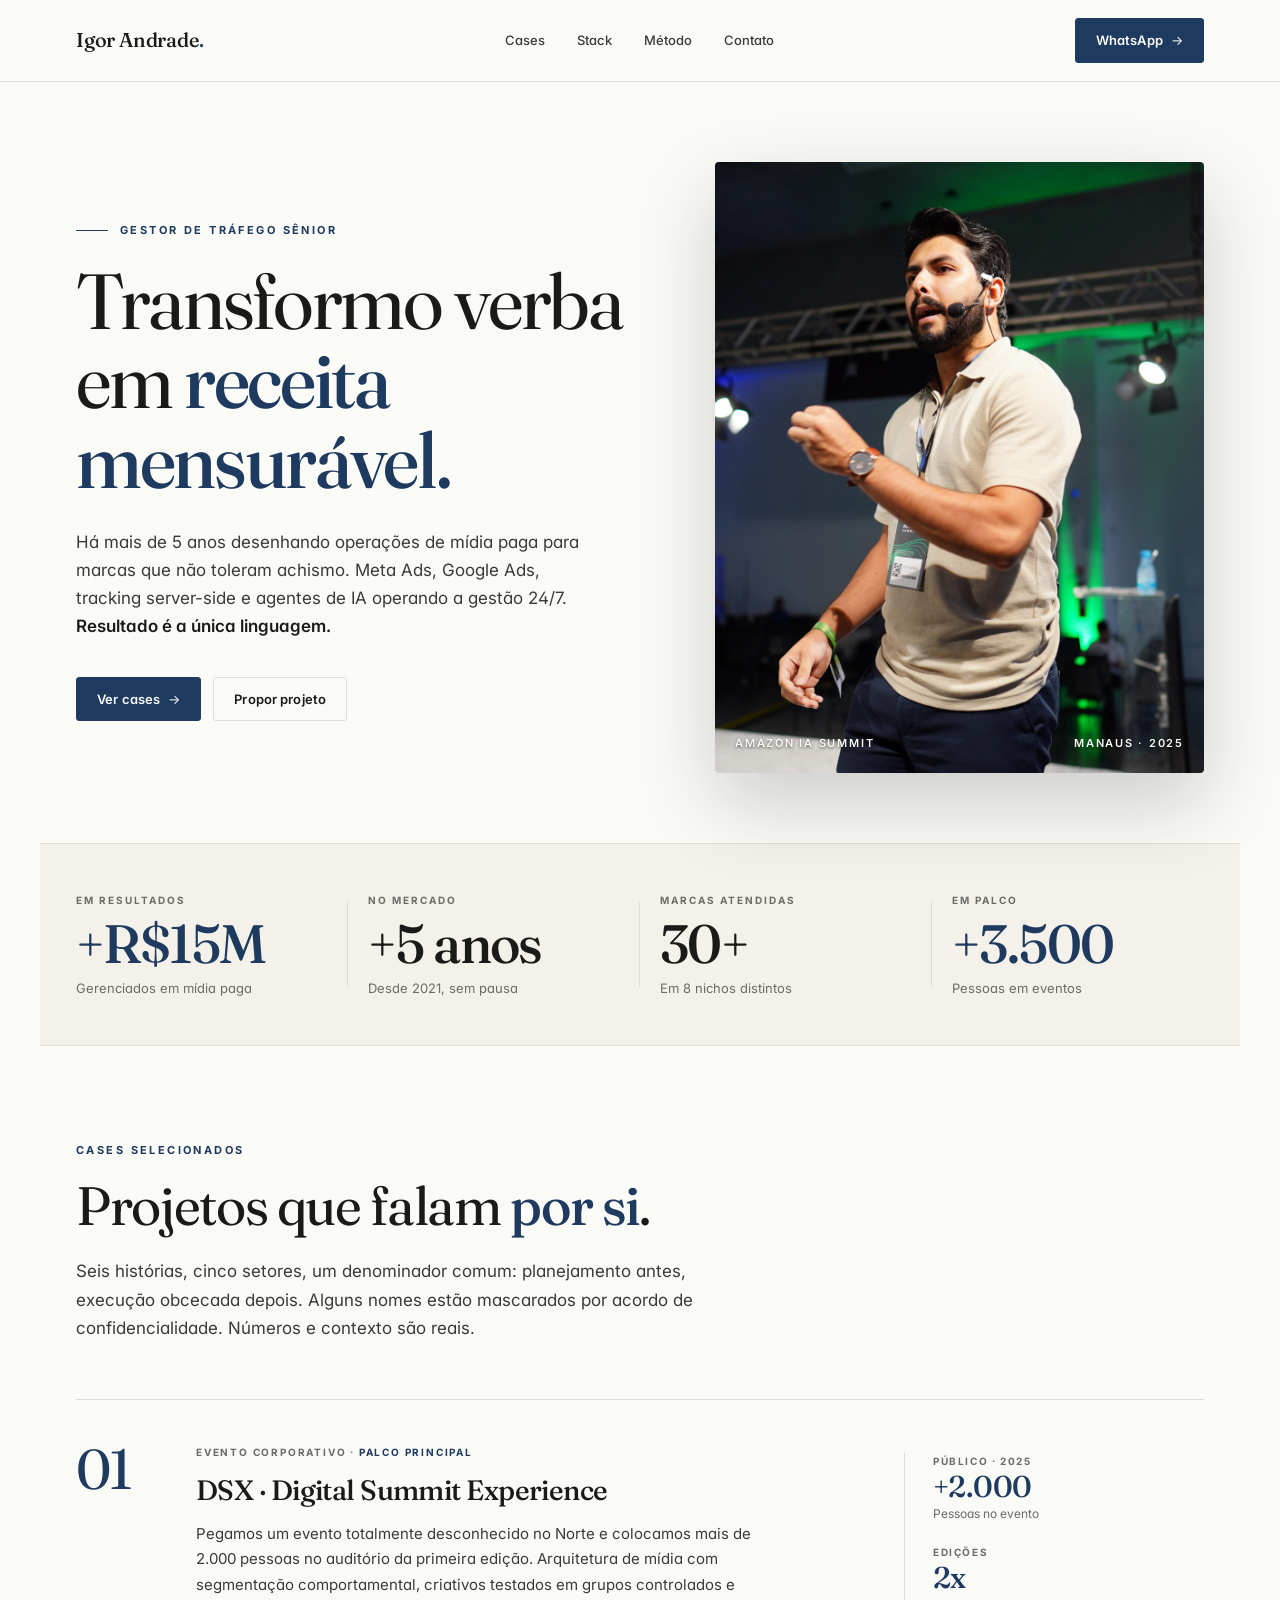
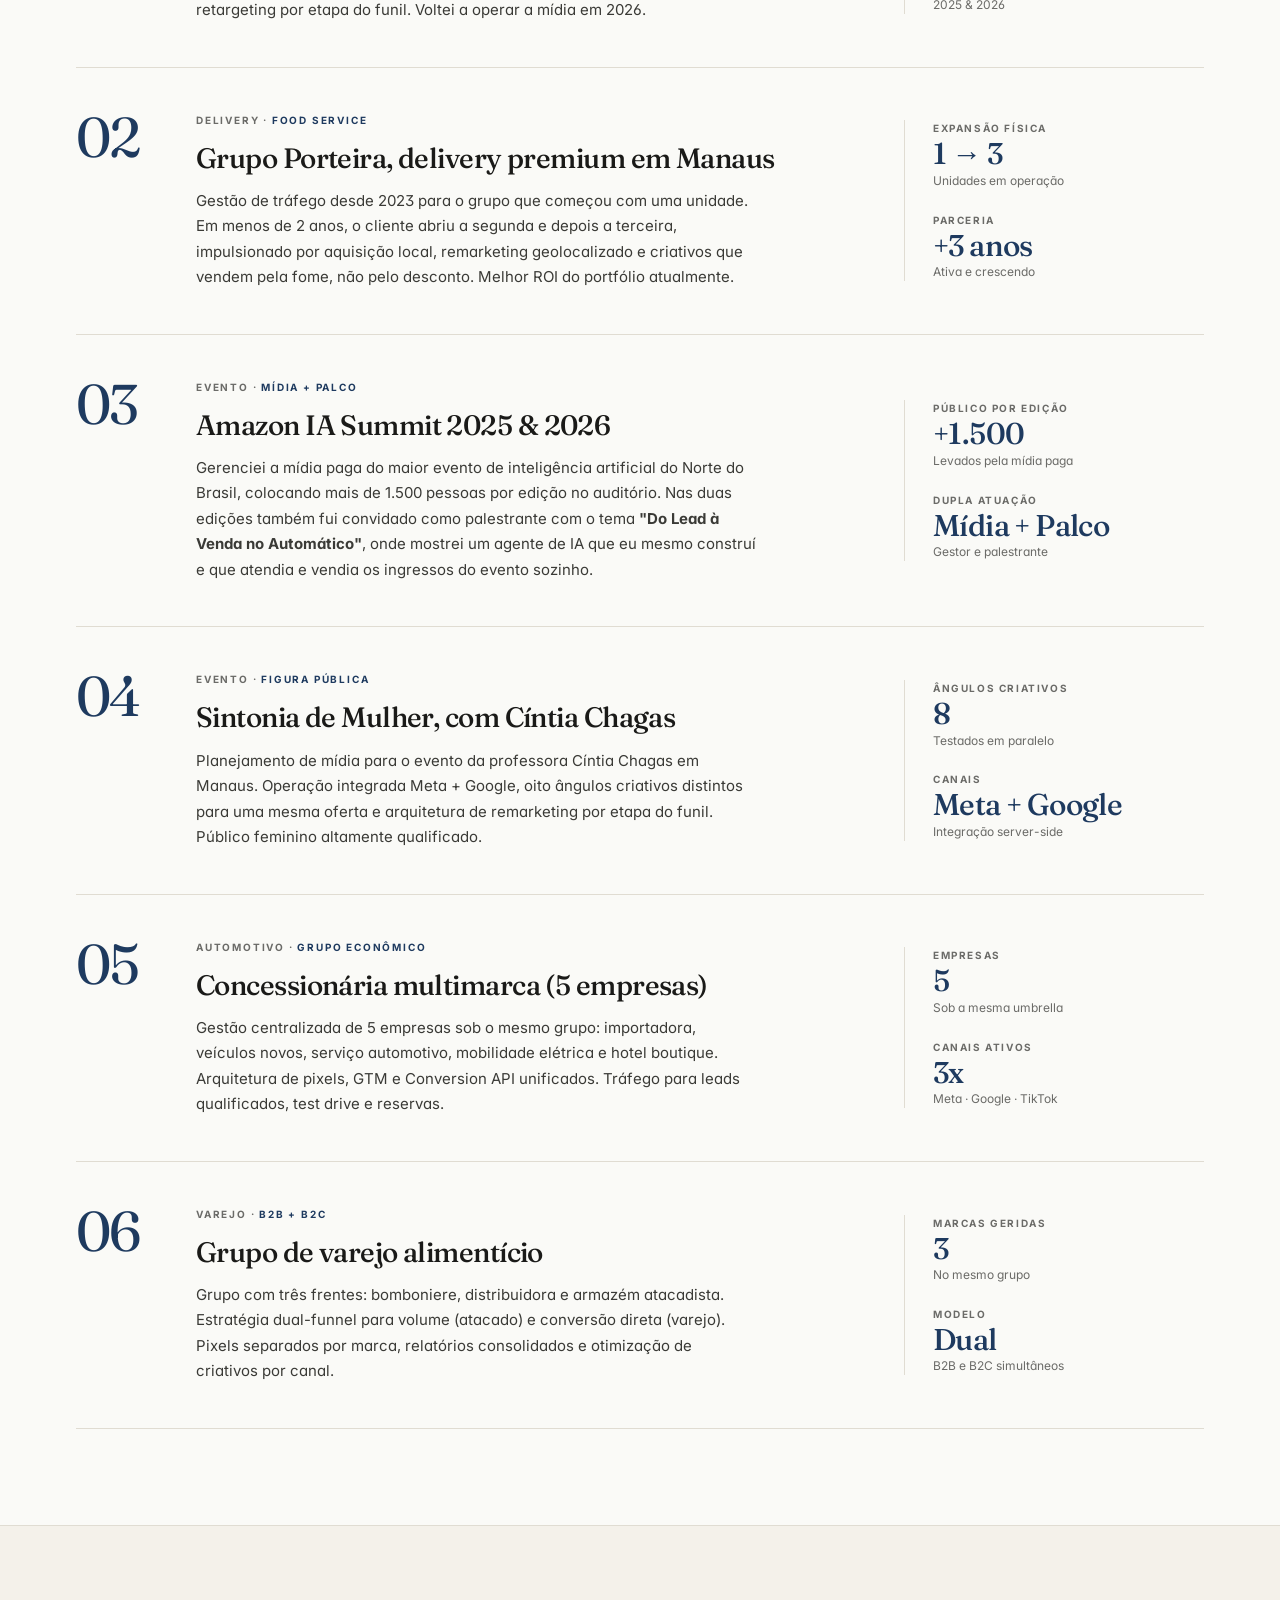
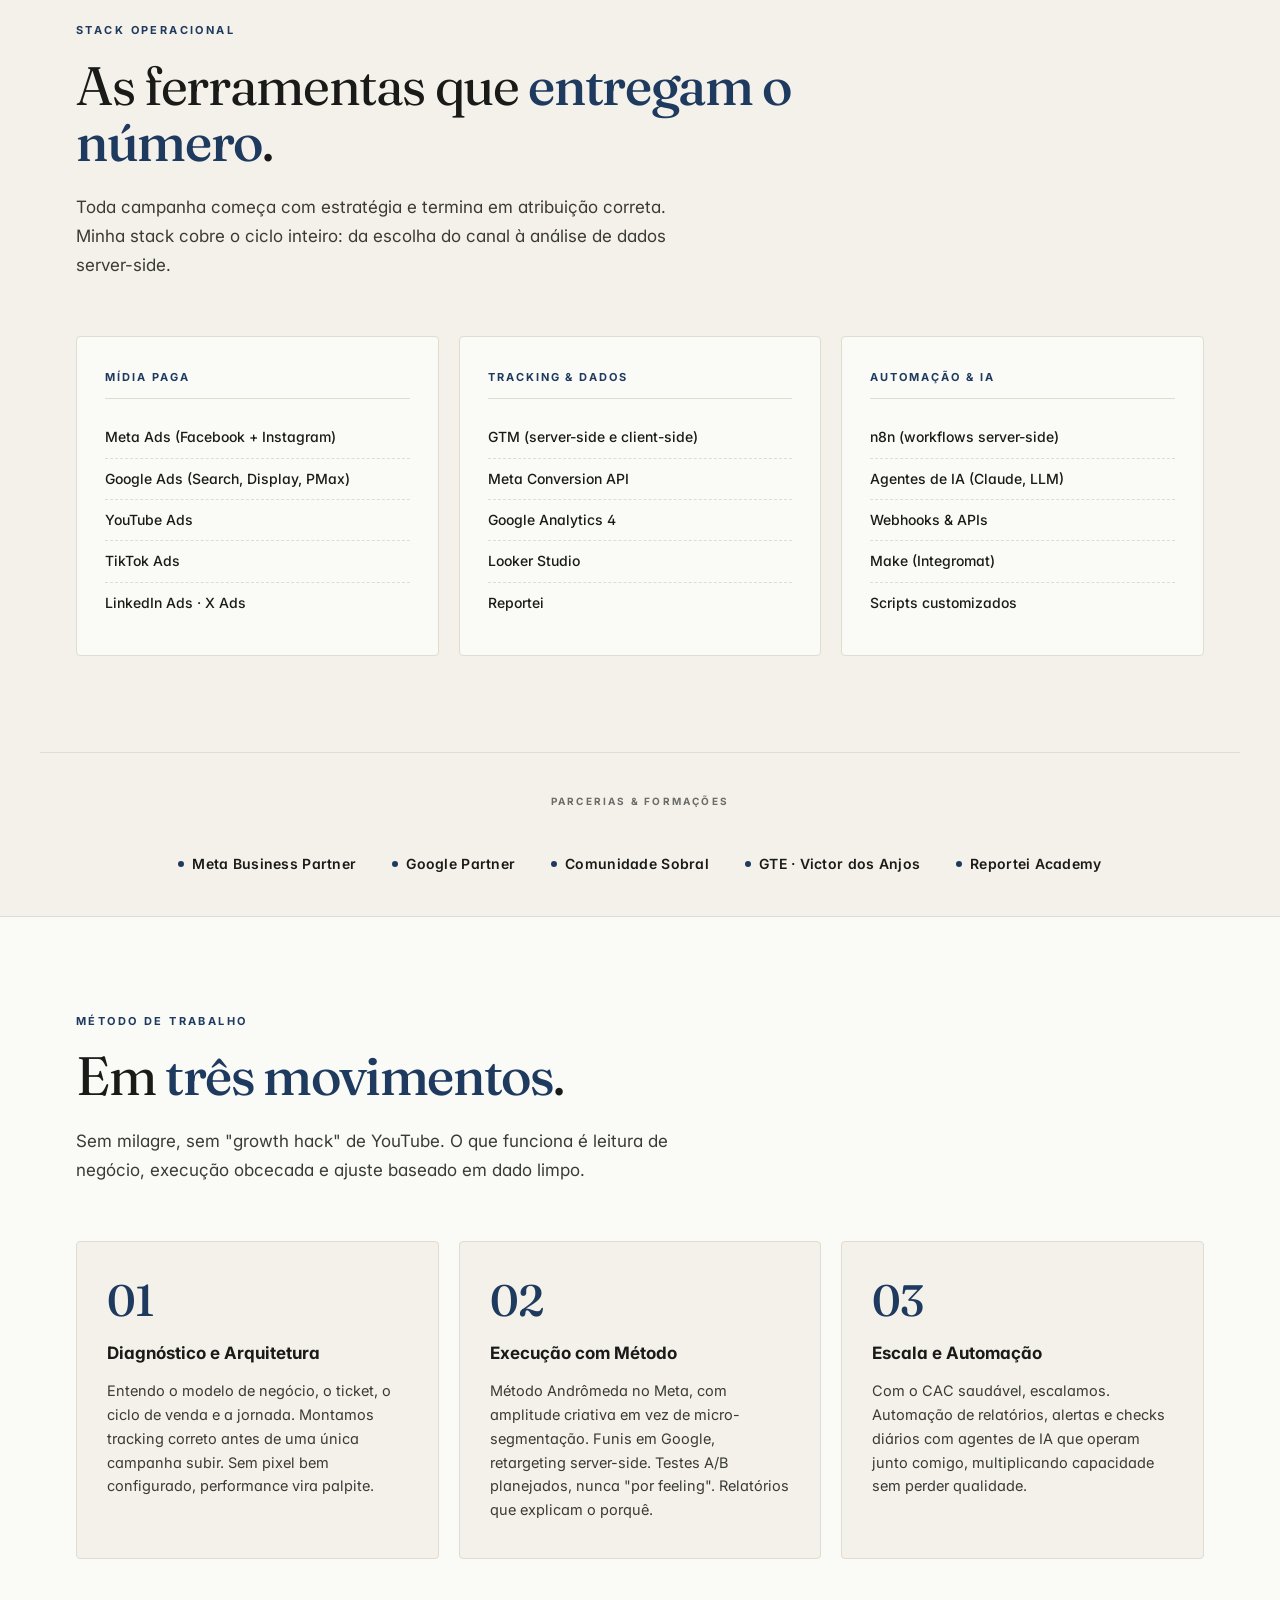
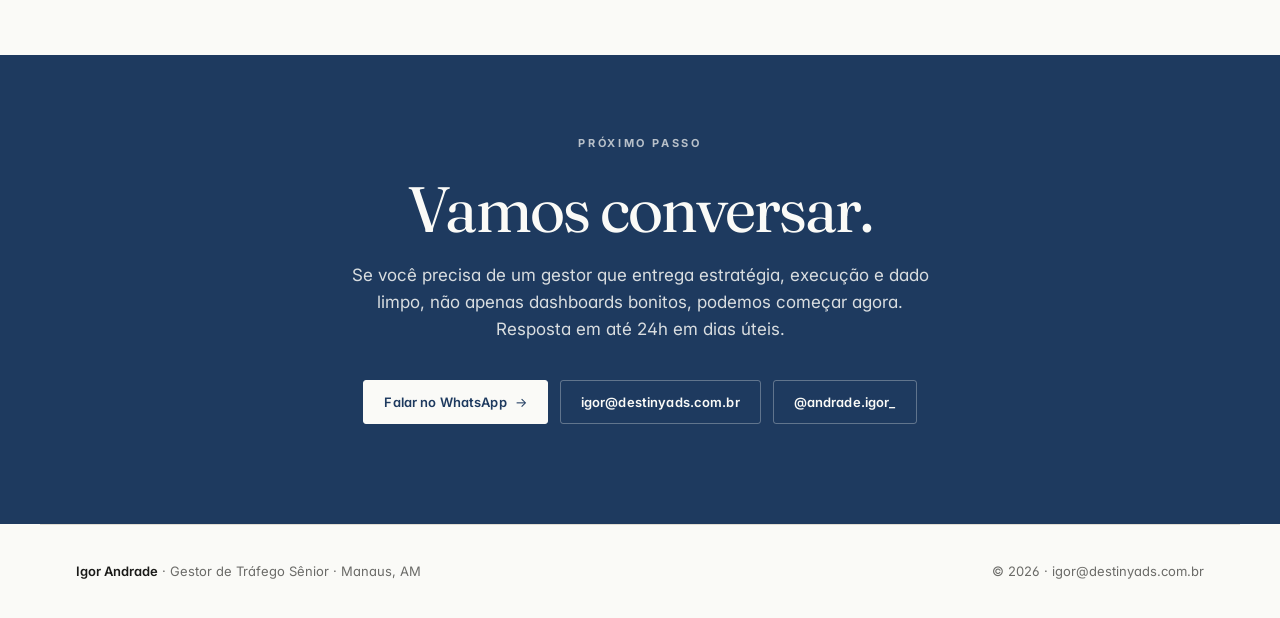
<file: index.html>
<!DOCTYPE html>
<html lang="pt-BR">
<head>
  <meta charset="UTF-8" />
  <meta name="viewport" content="width=device-width, initial-scale=1.0" />
  <title>Igor Andrade | Portfólio de Gestão de Tráfego & Performance</title>
  <meta name="description" content="+R$15M em resultados gerenciados. Cases em Meta Ads, Google Ads, eventos corporativos e IA aplicada a performance." />

  <meta property="og:type" content="website" />
  <meta property="og:locale" content="pt_BR" />
  <meta property="og:site_name" content="Igor Andrade" />
  <meta property="og:title" content="Igor Andrade | Gestor de Tráfego Sênior" />
  <meta property="og:description" content="+R$15M em resultados gerenciados em Meta Ads, Google Ads e automação com IA. Cases em eventos corporativos, delivery, automotivo e contas públicas." />
  <meta property="og:url" content="https://andrade-igor.github.io/portfolio/" />
  <meta property="og:image" content="https://andrade-igor.github.io/portfolio/assets/og-image.png" />
  <meta property="og:image:width" content="1200" />
  <meta property="og:image:height" content="630" />
  <meta property="og:image:alt" content="Igor Andrade, Gestor de Tráfego Sênior — +R$15M em resultados" />

  <meta name="twitter:card" content="summary_large_image" />
  <meta name="twitter:title" content="Igor Andrade | Gestor de Tráfego Sênior" />
  <meta name="twitter:description" content="+R$15M em resultados gerenciados em Meta Ads, Google Ads e automação com IA." />
  <meta name="twitter:image" content="https://andrade-igor.github.io/portfolio/assets/og-image.png" />

  <link rel="preconnect" href="https://fonts.googleapis.com" />
  <link rel="preconnect" href="https://fonts.gstatic.com" crossorigin />
  <link href="https://fonts.googleapis.com/css2?family=Fraunces:opsz,wght@9..144,400;9..144,500;9..144,600&family=Inter:wght@400;500;600;700&display=swap" rel="stylesheet" />
  <link rel="stylesheet" href="styles.css" />
</head>
<body>

<!-- NAV -->
<nav class="nav">
  <div class="nav-inner">
    <a href="#" class="nav-brand">Igor Andrade<span>.</span></a>
    <div class="nav-links">
      <a href="#cases">Cases</a>
      <a href="#stack">Stack</a>
      <a href="#metodo">Método</a>
      <a href="#contato">Contato</a>
    </div>
    <a href="https://wa.me/5597991535357" target="_blank" rel="noopener" class="btn btn-primary btn-arrow">
      WhatsApp
    </a>
  </div>
</nav>

<!-- HERO -->
<section class="hero">
  <div>
    <div class="hero-eyebrow">Gestor de Tráfego Sênior</div>
    <h1 class="hero-title">
      Transformo verba em <strong>receita mensurável.</strong>
    </h1>
    <p class="hero-desc">
      Há mais de 5 anos desenhando operações de mídia paga para marcas que não toleram achismo. Meta Ads, Google Ads, tracking server-side e agentes de IA operando a gestão 24/7. <strong>Resultado é a única linguagem.</strong>
    </p>
    <div class="hero-cta">
      <a href="#cases" class="btn btn-primary btn-arrow">Ver cases</a>
      <a href="#contato" class="btn btn-ghost">Propor projeto</a>
    </div>
  </div>
  <div class="hero-photo">
    <img src="assets/igor.png" alt="Igor Andrade palestrando no Amazon IA Summit" />
    <div class="hero-photo-caption">
      <span>Amazon IA Summit</span>
      <span>Manaus · 2025</span>
    </div>
  </div>
</section>

<!-- STATS -->
<div class="stats">
  <div class="stat">
    <div class="stat-label">Em resultados</div>
    <div class="stat-num"><strong>+R$15M</strong></div>
    <div class="stat-hint">Gerenciados em mídia paga</div>
  </div>
  <div class="stat">
    <div class="stat-label">No mercado</div>
    <div class="stat-num">+5 anos</div>
    <div class="stat-hint">Desde 2021, sem pausa</div>
  </div>
  <div class="stat">
    <div class="stat-label">Marcas atendidas</div>
    <div class="stat-num">30+</div>
    <div class="stat-hint">Em 8 nichos distintos</div>
  </div>
  <div class="stat">
    <div class="stat-label">Em palco</div>
    <div class="stat-num"><strong>+3.500</strong></div>
    <div class="stat-hint">Pessoas em eventos</div>
  </div>
</div>

<!-- CASES -->
<section class="section" id="cases">
  <header class="section-header">
    <div class="section-eyebrow">Cases Selecionados</div>
    <h2 class="section-title">Projetos que falam <strong>por si</strong>.</h2>
    <p class="section-desc">
      Seis histórias, cinco setores, um denominador comum: planejamento antes, execução obcecada depois. Alguns nomes estão mascarados por acordo de confidencialidade. Números e contexto são reais.
    </p>
  </header>

  <div class="cases">

    <!-- DSX -->
    <article class="case">
      <div class="case-index">01</div>
      <div class="case-body">
        <div class="case-tag">Evento Corporativo · <span>Palco Principal</span></div>
        <h3 class="case-title">DSX · Digital Summit Experience</h3>
        <p class="case-desc">
          Pegamos um evento totalmente desconhecido no Norte e colocamos mais de 2.000 pessoas no auditório da primeira edição. Arquitetura de mídia com segmentação comportamental, criativos testados em grupos controlados e retargeting por etapa do funil. Voltei a operar a mídia em 2026.
        </p>
      </div>
      <div class="case-stats">
        <div>
          <div class="case-stat-label">Público · 2025</div>
          <div class="case-stat-num">+2.000</div>
          <div class="case-stat-note">Pessoas no evento</div>
        </div>
        <div>
          <div class="case-stat-label">Edições</div>
          <div class="case-stat-num">2x</div>
          <div class="case-stat-note">2025 &amp; 2026</div>
        </div>
      </div>
    </article>

    <!-- Grupo Porteira -->
    <article class="case">
      <div class="case-index">02</div>
      <div class="case-body">
        <div class="case-tag">Delivery · <span>Food Service</span></div>
        <h3 class="case-title">Grupo Porteira, delivery premium em Manaus</h3>
        <p class="case-desc">
          Gestão de tráfego desde 2023 para o grupo que começou com uma unidade. Em menos de 2 anos, o cliente abriu a segunda e depois a terceira, impulsionado por aquisição local, remarketing geolocalizado e criativos que vendem pela fome, não pelo desconto. Melhor ROI do portfólio atualmente.
        </p>
      </div>
      <div class="case-stats">
        <div>
          <div class="case-stat-label">Expansão física</div>
          <div class="case-stat-num">1 → 3</div>
          <div class="case-stat-note">Unidades em operação</div>
        </div>
        <div>
          <div class="case-stat-label">Parceria</div>
          <div class="case-stat-num">+3 anos</div>
          <div class="case-stat-note">Ativa e crescendo</div>
        </div>
      </div>
    </article>

    <!-- Amazon IA Summit -->
    <article class="case">
      <div class="case-index">03</div>
      <div class="case-body">
        <div class="case-tag">Evento · <span>Mídia + Palco</span></div>
        <h3 class="case-title">Amazon IA Summit 2025 &amp; 2026</h3>
        <p class="case-desc">
          Gerenciei a mídia paga do maior evento de inteligência artificial do Norte do Brasil, colocando mais de 1.500 pessoas por edição no auditório. Nas duas edições também fui convidado como palestrante com o tema <strong>"Do Lead à Venda no Automático"</strong>, onde mostrei um agente de IA que eu mesmo construí e que atendia e vendia os ingressos do evento sozinho.
        </p>
      </div>
      <div class="case-stats">
        <div>
          <div class="case-stat-label">Público por edição</div>
          <div class="case-stat-num">+1.500</div>
          <div class="case-stat-note">Levados pela mídia paga</div>
        </div>
        <div>
          <div class="case-stat-label">Dupla atuação</div>
          <div class="case-stat-num">Mídia + Palco</div>
          <div class="case-stat-note">Gestor e palestrante</div>
        </div>
      </div>
    </article>

    <!-- Sintonia de Mulher -->
    <article class="case">
      <div class="case-index">04</div>
      <div class="case-body">
        <div class="case-tag">Evento · <span>Figura Pública</span></div>
        <h3 class="case-title">Sintonia de Mulher, com Cíntia Chagas</h3>
        <p class="case-desc">
          Planejamento de mídia para o evento da professora Cíntia Chagas em Manaus. Operação integrada Meta + Google, oito ângulos criativos distintos para uma mesma oferta e arquitetura de remarketing por etapa do funil. Público feminino altamente qualificado.
        </p>
      </div>
      <div class="case-stats">
        <div>
          <div class="case-stat-label">Ângulos criativos</div>
          <div class="case-stat-num">8</div>
          <div class="case-stat-note">Testados em paralelo</div>
        </div>
        <div>
          <div class="case-stat-label">Canais</div>
          <div class="case-stat-num">Meta + Google</div>
          <div class="case-stat-note">Integração server-side</div>
        </div>
      </div>
    </article>

    <!-- Concessionária -->
    <article class="case">
      <div class="case-index">05</div>
      <div class="case-body">
        <div class="case-tag">Automotivo · <span>Grupo Econômico</span></div>
        <h3 class="case-title">Concessionária multimarca (5 empresas)</h3>
        <p class="case-desc">
          Gestão centralizada de 5 empresas sob o mesmo grupo: importadora, veículos novos, serviço automotivo, mobilidade elétrica e hotel boutique. Arquitetura de pixels, GTM e Conversion API unificados. Tráfego para leads qualificados, test drive e reservas.
        </p>
      </div>
      <div class="case-stats">
        <div>
          <div class="case-stat-label">Empresas</div>
          <div class="case-stat-num">5</div>
          <div class="case-stat-note">Sob a mesma umbrella</div>
        </div>
        <div>
          <div class="case-stat-label">Canais ativos</div>
          <div class="case-stat-num">3x</div>
          <div class="case-stat-note">Meta · Google · TikTok</div>
        </div>
      </div>
    </article>

    <!-- Varejo alimentício -->
    <article class="case">
      <div class="case-index">06</div>
      <div class="case-body">
        <div class="case-tag">Varejo · <span>B2B + B2C</span></div>
        <h3 class="case-title">Grupo de varejo alimentício</h3>
        <p class="case-desc">
          Grupo com três frentes: bomboniere, distribuidora e armazém atacadista. Estratégia dual-funnel para volume (atacado) e conversão direta (varejo). Pixels separados por marca, relatórios consolidados e otimização de criativos por canal.
        </p>
      </div>
      <div class="case-stats">
        <div>
          <div class="case-stat-label">Marcas geridas</div>
          <div class="case-stat-num">3</div>
          <div class="case-stat-note">No mesmo grupo</div>
        </div>
        <div>
          <div class="case-stat-label">Modelo</div>
          <div class="case-stat-num">Dual</div>
          <div class="case-stat-note">B2B e B2C simultâneos</div>
        </div>
      </div>
    </article>

  </div>
</section>

<!-- STACK -->
<div class="stack-bg">
  <section class="section" id="stack">
    <header class="section-header">
      <div class="section-eyebrow">Stack Operacional</div>
      <h2 class="section-title">As ferramentas que <strong>entregam o número</strong>.</h2>
      <p class="section-desc">
        Toda campanha começa com estratégia e termina em atribuição correta. Minha stack cobre o ciclo inteiro: da escolha do canal à análise de dados server-side.
      </p>
    </header>

    <div class="stack-grid">
      <div class="stack-card">
        <h3>Mídia Paga</h3>
        <ul>
          <li>Meta Ads (Facebook + Instagram)</li>
          <li>Google Ads (Search, Display, PMax)</li>
          <li>YouTube Ads</li>
          <li>TikTok Ads</li>
          <li>LinkedIn Ads · X Ads</li>
        </ul>
      </div>
      <div class="stack-card">
        <h3>Tracking &amp; Dados</h3>
        <ul>
          <li>GTM (server-side e client-side)</li>
          <li>Meta Conversion API</li>
          <li>Google Analytics 4</li>
          <li>Looker Studio</li>
          <li>Reportei</li>
        </ul>
      </div>
      <div class="stack-card">
        <h3>Automação &amp; IA</h3>
        <ul>
          <li>n8n (workflows server-side)</li>
          <li>Agentes de IA (Claude, LLM)</li>
          <li>Webhooks &amp; APIs</li>
          <li>Make (Integromat)</li>
          <li>Scripts customizados</li>
        </ul>
      </div>
    </div>
  </section>

  <div class="partners-bar">
    <div class="label">Parcerias &amp; Formações</div>
    <div class="partner-logo">Meta Business Partner</div>
    <div class="partner-logo">Google Partner</div>
    <div class="partner-logo">Comunidade Sobral</div>
    <div class="partner-logo">GTE · Victor dos Anjos</div>
    <div class="partner-logo">Reportei Academy</div>
  </div>
</div>

<!-- MÉTODO -->
<section class="section" id="metodo">
  <header class="section-header">
    <div class="section-eyebrow">Método de Trabalho</div>
    <h2 class="section-title">Em <strong>três movimentos</strong>.</h2>
    <p class="section-desc">
      Sem milagre, sem "growth hack" de YouTube. O que funciona é leitura de negócio, execução obcecada e ajuste baseado em dado limpo.
    </p>
  </header>

  <div class="method-grid">
    <div class="method-step">
      <div class="method-num">01</div>
      <div class="method-title">Diagnóstico e Arquitetura</div>
      <p class="method-desc">
        Entendo o modelo de negócio, o ticket, o ciclo de venda e a jornada. Montamos tracking correto antes de uma única campanha subir. Sem pixel bem configurado, performance vira palpite.
      </p>
    </div>
    <div class="method-step">
      <div class="method-num">02</div>
      <div class="method-title">Execução com Método</div>
      <p class="method-desc">
        Método Andrômeda no Meta, com amplitude criativa em vez de micro-segmentação. Funis em Google, retargeting server-side. Testes A/B planejados, nunca "por feeling". Relatórios que explicam o porquê.
      </p>
    </div>
    <div class="method-step">
      <div class="method-num">03</div>
      <div class="method-title">Escala e Automação</div>
      <p class="method-desc">
        Com o CAC saudável, escalamos. Automação de relatórios, alertas e checks diários com agentes de IA que operam junto comigo, multiplicando capacidade sem perder qualidade.
      </p>
    </div>
  </div>
</section>

<!-- CTA -->
<section class="cta-section" id="contato">
  <div class="cta">
    <div class="cta-eyebrow">Próximo Passo</div>
    <h2 class="cta-title">Vamos conversar.</h2>
    <p class="cta-desc">
      Se você precisa de um gestor que entrega estratégia, execução e dado limpo, não apenas dashboards bonitos, podemos começar agora. Resposta em até 24h em dias úteis.
    </p>
    <div class="cta-buttons">
      <a href="https://wa.me/5597991535357?text=Ol%C3%A1%20Igor%2C%20vi%20seu%20portf%C3%B3lio" target="_blank" rel="noopener" class="btn btn-primary btn-arrow">
        Falar no WhatsApp
      </a>
      <a href="mailto:igor@destinyads.com.br" class="btn btn-ghost">
        igor@destinyads.com.br
      </a>
      <a href="https://instagram.com/andrade.igor_" target="_blank" rel="noopener" class="btn btn-ghost">
        @andrade.igor_
      </a>
    </div>
  </div>
</section>

<footer>
  <div><strong>Igor Andrade</strong> · Gestor de Tráfego Sênior · Manaus, AM</div>
  <div>© 2026 · igor@destinyads.com.br</div>
</footer>

</body>
</html>
</file>
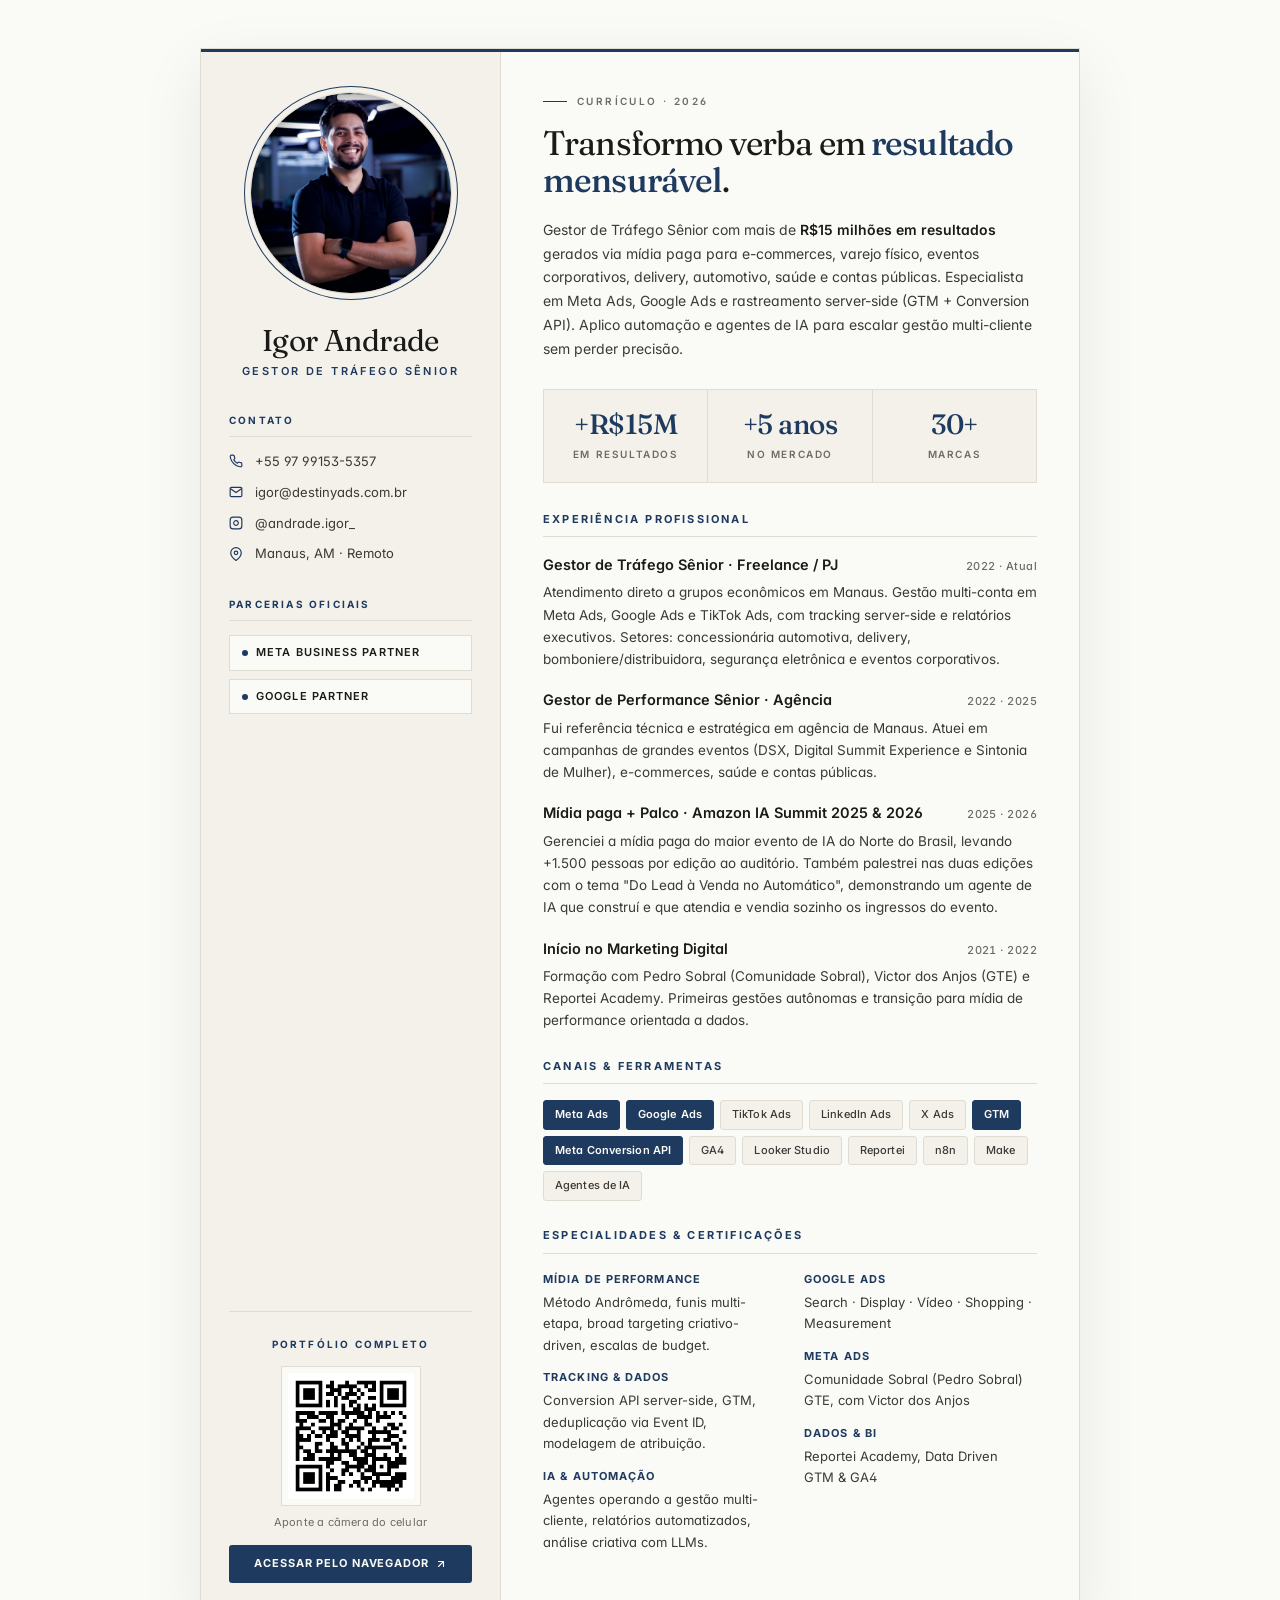
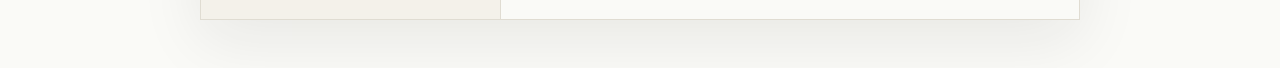
<file: cv.html>
<!DOCTYPE html>
<html lang="pt-BR">
<head>
  <meta charset="UTF-8" />
  <meta name="viewport" content="width=device-width, initial-scale=1.0" />
  <title>Igor Andrade | Gestor de Tráfego Sênior</title>
  <meta name="description" content="Gestor de Tráfego Sênior com +R$15M em resultados. Meta Ads, Google Ads, tracking server-side e agentes de IA." />

  <meta property="og:type" content="profile" />
  <meta property="og:locale" content="pt_BR" />
  <meta property="og:site_name" content="Igor Andrade" />
  <meta property="og:title" content="Igor Andrade | Gestor de Tráfego Sênior" />
  <meta property="og:description" content="Currículo. +R$15M em resultados gerenciados em Meta Ads, Google Ads e automação com IA." />
  <meta property="og:url" content="https://andrade-igor.github.io/portfolio/cv.html" />
  <meta property="og:image" content="https://andrade-igor.github.io/portfolio/assets/og-image.png" />
  <meta property="og:image:width" content="1200" />
  <meta property="og:image:height" content="630" />
  <meta property="og:image:alt" content="Igor Andrade, Gestor de Tráfego Sênior — +R$15M em resultados" />

  <meta name="twitter:card" content="summary_large_image" />
  <meta name="twitter:title" content="Igor Andrade | Gestor de Tráfego Sênior" />
  <meta name="twitter:description" content="Currículo. +R$15M em resultados gerenciados." />
  <meta name="twitter:image" content="https://andrade-igor.github.io/portfolio/assets/og-image.png" />

  <link rel="preconnect" href="https://fonts.googleapis.com" />
  <link rel="preconnect" href="https://fonts.gstatic.com" crossorigin />
  <link href="https://fonts.googleapis.com/css2?family=Fraunces:opsz,wght@9..144,400;9..144,500;9..144,600&family=Inter:wght@400;500;600;700&display=swap" rel="stylesheet" />
  <link rel="stylesheet" href="styles.css" />
</head>
<body>

<div class="cv-page">

  <!-- SIDEBAR -->
  <aside class="cv-side">
    <div class="cv-photo">
      <img src="assets/igor-perfil.png" alt="Igor Andrade" />
    </div>

    <div class="cv-identity">
      <h1 class="cv-name">Igor Andrade</h1>
      <p class="cv-role">Gestor de Tráfego Sênior</p>
    </div>

    <div class="cv-contact-group">
      <div class="cv-section-label">Contato</div>
      <div class="cv-contact">
        <div class="row">
          <svg viewBox="0 0 24 24" fill="none" stroke="currentColor" stroke-width="2"><path d="M22 16.92v3a2 2 0 01-2.18 2 19.79 19.79 0 01-8.63-3.07 19.5 19.5 0 01-6-6 19.79 19.79 0 01-3.07-8.67A2 2 0 014.11 2h3a2 2 0 012 1.72c.13.96.37 1.9.72 2.81a2 2 0 01-.45 2.11L8.09 9.91a16 16 0 006 6l1.27-1.27a2 2 0 012.11-.45c.91.35 1.85.59 2.81.72A2 2 0 0122 16.92z"/></svg>
          <span>+55 97 99153-5357</span>
        </div>
        <div class="row">
          <svg viewBox="0 0 24 24" fill="none" stroke="currentColor" stroke-width="2"><path d="M4 4h16c1.1 0 2 .9 2 2v12c0 1.1-.9 2-2 2H4c-1.1 0-2-.9-2-2V6c0-1.1.9-2 2-2z"/><polyline points="22,6 12,13 2,6"/></svg>
          <span>igor@destinyads.com.br</span>
        </div>
        <div class="row">
          <svg viewBox="0 0 24 24" fill="none" stroke="currentColor" stroke-width="2"><rect x="2" y="2" width="20" height="20" rx="5" ry="5"/><path d="M16 11.37A4 4 0 1112.63 8 4 4 0 0116 11.37z"/><line x1="17.5" y1="6.5" x2="17.51" y2="6.5"/></svg>
          <span>@andrade.igor_</span>
        </div>
        <div class="row">
          <svg viewBox="0 0 24 24" fill="none" stroke="currentColor" stroke-width="2"><path d="M21 10c0 7-9 13-9 13s-9-6-9-13a9 9 0 0118 0z"/><circle cx="12" cy="10" r="3"/></svg>
          <span>Manaus, AM · Remoto</span>
        </div>
      </div>
    </div>

    <div class="cv-partners-group">
      <div class="cv-section-label">Parcerias Oficiais</div>
      <div class="cv-partners">
        <div class="cv-partner">Meta Business Partner</div>
        <div class="cv-partner">Google Partner</div>
      </div>
    </div>

    <div class="cv-qr">
      <div class="cv-qr-label">Portfólio completo</div>
      <img src="assets/qr-portfolio.png" alt="QR code do portfólio" />
      <small class="cv-qr-hint">Aponte a câmera do celular</small>
      <a href="https://andrade-igor.github.io/portfolio/" target="_blank" rel="noopener" class="cv-qr-link">
        Acessar pelo navegador
        <svg viewBox="0 0 24 24" fill="none" stroke="currentColor" stroke-width="2.2" stroke-linecap="round" stroke-linejoin="round"><path d="M7 17L17 7"/><path d="M7 7h10v10"/></svg>
      </a>
    </div>
  </aside>

  <!-- MAIN -->
  <main class="cv-main">

    <div class="cv-eyebrow">Currículo · 2026</div>

    <h2 class="cv-headline">Transformo verba em <strong>resultado mensurável</strong>.</h2>

    <p class="cv-summary">
      Gestor de Tráfego Sênior com mais de <strong>R$15 milhões em resultados</strong> gerados via mídia paga para e-commerces, varejo físico, eventos corporativos, delivery, automotivo, saúde e contas públicas. Especialista em Meta Ads, Google Ads e rastreamento server-side (GTM + Conversion API). Aplico automação e agentes de IA para escalar gestão multi-cliente sem perder precisão.
    </p>

    <div class="kpi-row">
      <div class="kpi">
        <div class="kpi-num">+R$15M</div>
        <div class="kpi-label">Em resultados</div>
      </div>
      <div class="kpi">
        <div class="kpi-num">+5 anos</div>
        <div class="kpi-label">No mercado</div>
      </div>
      <div class="kpi">
        <div class="kpi-num">30+</div>
        <div class="kpi-label">Marcas</div>
      </div>
    </div>

    <section class="cv-block">
      <h2>Experiência Profissional</h2>

      <div class="xp-item">
        <div class="xp-row">
          <span class="xp-role">Gestor de Tráfego Sênior · Freelance / PJ</span>
          <span class="xp-period">2022 · Atual</span>
        </div>
        <p class="xp-desc">
          Atendimento direto a grupos econômicos em Manaus. Gestão multi-conta em Meta Ads, Google Ads e TikTok Ads, com tracking server-side e relatórios executivos. Setores: concessionária automotiva, delivery, bomboniere/distribuidora, segurança eletrônica e eventos corporativos.
        </p>
      </div>

      <div class="xp-item">
        <div class="xp-row">
          <span class="xp-role">Gestor de Performance Sênior · Agência</span>
          <span class="xp-period">2022 · 2025</span>
        </div>
        <p class="xp-desc">
          Fui referência técnica e estratégica em agência de Manaus. Atuei em campanhas de grandes eventos (DSX, Digital Summit Experience e Sintonia de Mulher), e-commerces, saúde e contas públicas.
        </p>
      </div>

      <div class="xp-item">
        <div class="xp-row">
          <span class="xp-role">Mídia paga + Palco · Amazon IA Summit 2025 & 2026</span>
          <span class="xp-period">2025 · 2026</span>
        </div>
        <p class="xp-desc">
          Gerenciei a mídia paga do maior evento de IA do Norte do Brasil, levando +1.500 pessoas por edição ao auditório. Também palestrei nas duas edições com o tema "Do Lead à Venda no Automático", demonstrando um agente de IA que construí e que atendia e vendia sozinho os ingressos do evento.
        </p>
      </div>

      <div class="xp-item">
        <div class="xp-row">
          <span class="xp-role">Início no Marketing Digital</span>
          <span class="xp-period">2021 · 2022</span>
        </div>
        <p class="xp-desc">
          Formação com Pedro Sobral (Comunidade Sobral), Victor dos Anjos (GTE) e Reportei Academy. Primeiras gestões autônomas e transição para mídia de performance orientada a dados.
        </p>
      </div>
    </section>

    <section class="cv-block">
      <h2>Canais & Ferramentas</h2>
      <div class="skill-list">
        <span class="on">Meta Ads</span>
        <span class="on">Google Ads</span>
        <span>TikTok Ads</span>
        <span>LinkedIn Ads</span>
        <span>X Ads</span>
        <span class="on">GTM</span>
        <span class="on">Meta Conversion API</span>
        <span>GA4</span>
        <span>Looker Studio</span>
        <span>Reportei</span>
        <span>n8n</span>
        <span>Make</span>
        <span>Agentes de IA</span>
      </div>
    </section>

    <section class="cv-block">
      <h2>Especialidades & Certificações</h2>
      <div class="cv-grid-2">
        <dl class="cert-block">
          <dt>Mídia de Performance</dt>
          <dd>Método Andrômeda, funis multi-etapa, broad targeting criativo-driven, escalas de budget.</dd>
          <dt>Tracking & Dados</dt>
          <dd>Conversion API server-side, GTM, deduplicação via Event ID, modelagem de atribuição.</dd>
          <dt>IA & Automação</dt>
          <dd>Agentes operando a gestão multi-cliente, relatórios automatizados, análise criativa com LLMs.</dd>
        </dl>
        <dl class="cert-block">
          <dt>Google Ads</dt>
          <dd>Search · Display · Vídeo · Shopping · Measurement</dd>
          <dt>Meta Ads</dt>
          <dd>Comunidade Sobral (Pedro Sobral)<br/>GTE, com Victor dos Anjos</dd>
          <dt>Dados & BI</dt>
          <dd>Reportei Academy, Data Driven<br/>GTM & GA4</dd>
        </dl>
      </div>
    </section>

  </main>
</div>

</body>
</html>
</file>
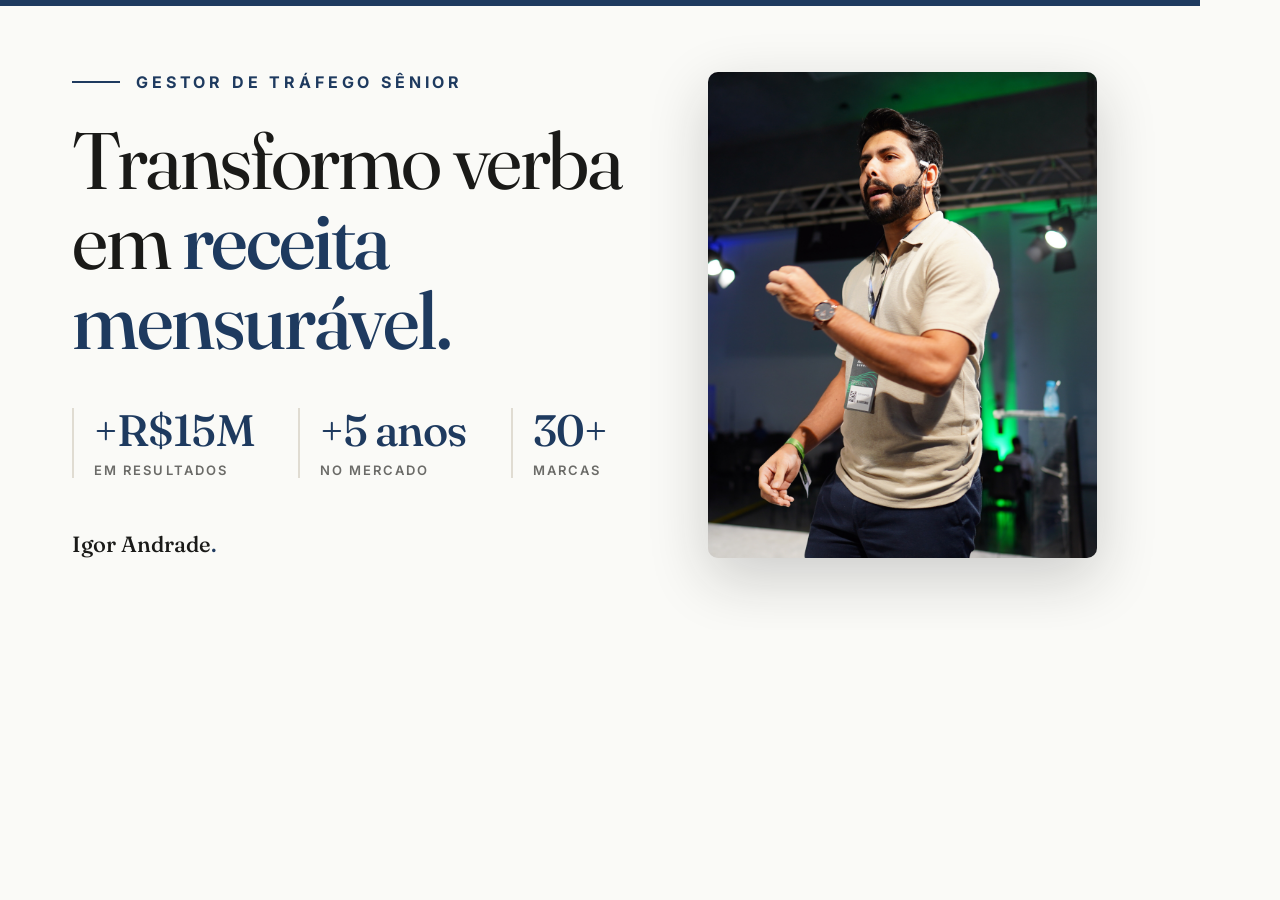
<file: og-image.html>
<!DOCTYPE html>
<html lang="pt-BR">
<head>
<meta charset="UTF-8" />
<link href="https://fonts.googleapis.com/css2?family=Fraunces:opsz,wght@9..144,400;9..144,500&family=Inter:wght@500;600;700&display=swap" rel="stylesheet" />
<style>
  * { margin: 0; padding: 0; box-sizing: border-box; }
  html, body {
    width: 1200px;
    height: 630px;
    overflow: hidden;
    background: #fafaf7;
  }
  .card {
    width: 1200px;
    height: 630px;
    position: relative;
    display: grid;
    grid-template-columns: 1fr 420px;
    background: #fafaf7;
    padding: 72px;
    gap: 48px;
  }
  .card::before {
    content: "";
    position: absolute;
    top: 0; left: 0; right: 0;
    height: 6px;
    background: #1e3a5f;
  }
  .left {
    display: flex;
    flex-direction: column;
    justify-content: space-between;
  }
  .eyebrow {
    font-family: Inter, sans-serif;
    font-size: 16px;
    font-weight: 700;
    letter-spacing: 0.24em;
    text-transform: uppercase;
    color: #1e3a5f;
    display: flex;
    align-items: center;
    gap: 16px;
  }
  .eyebrow::before {
    content: "";
    width: 48px;
    height: 2px;
    background: #1e3a5f;
  }
  h1 {
    font-family: Fraunces, Georgia, serif;
    font-size: 80px;
    line-height: 1;
    letter-spacing: -0.03em;
    color: #1a1a18;
    font-weight: 400;
    margin-top: 28px;
  }
  h1 strong {
    color: #1e3a5f;
    font-weight: 500;
  }
  .stats {
    display: flex;
    gap: 44px;
    margin-top: 48px;
  }
  .stat {
    border-left: 2px solid #e0dcd2;
    padding-left: 20px;
  }
  .stat-num {
    font-family: Fraunces, serif;
    font-size: 44px;
    color: #1e3a5f;
    line-height: 1;
    font-weight: 500;
    letter-spacing: -0.02em;
    white-space: nowrap;
  }
  .stat-label {
    font-family: Inter, sans-serif;
    font-size: 13px;
    text-transform: uppercase;
    letter-spacing: 0.16em;
    color: #6b6b68;
    font-weight: 600;
    margin-top: 10px;
  }
  .brand {
    font-family: Fraunces, serif;
    font-size: 22px;
    color: #1a1a18;
    font-weight: 500;
  }
  .brand span { color: #1e3a5f; }
  .right {
    position: relative;
    border-radius: 10px;
    overflow: hidden;
    background: #ddd;
    box-shadow: 0 20px 60px rgba(26, 26, 24, 0.2);
    aspect-ratio: 4 / 5;
    align-self: center;
    height: 486px;
  }
  .right img {
    width: 100%;
    height: 100%;
    object-fit: cover;
  }
</style>
</head>
<body>
<div class="card">
  <div class="left">
    <div>
      <div class="eyebrow">Gestor de Tráfego Sênior</div>
      <h1>Transformo verba<br/>em <strong>receita<br/>mensurável.</strong></h1>
      <div class="stats">
        <div class="stat">
          <div class="stat-num">+R$15M</div>
          <div class="stat-label">Em resultados</div>
        </div>
        <div class="stat">
          <div class="stat-num">+5 anos</div>
          <div class="stat-label">No mercado</div>
        </div>
        <div class="stat">
          <div class="stat-num">30+</div>
          <div class="stat-label">Marcas</div>
        </div>
      </div>
    </div>
    <div class="brand">Igor Andrade<span>.</span></div>
  </div>
  <div class="right">
    <img src="assets/igor.png" alt="Igor Andrade" />
  </div>
</div>
</body>
</html>
</file>
<file: styles.css>
:root {
  --ink: #1a1a18;
  --ink-soft: #3a3a36;
  --paper: #fafaf7;
  --paper-warm: #f4f1ea;
  --paper-dim: #ebe7de;
  --accent: #1e3a5f;
  --accent-deep: #122744;
  --accent-soft: rgba(30, 58, 95, 0.08);
  --tan: #8b6b48;
  --muted: #6b6b68;
  --rule: #e0dcd2;
  --rule-soft: #efeae0;

  --serif: "Fraunces", Georgia, serif;
  --sans: "Inter", -apple-system, BlinkMacSystemFont, "Segoe UI", sans-serif;
  --mono: "JetBrains Mono", ui-monospace, monospace;
}

* { box-sizing: border-box; margin: 0; padding: 0; }

html {
  scroll-behavior: smooth;
  background: var(--paper);
}

body {
  font-family: var(--sans);
  font-weight: 400;
  background: var(--paper);
  color: var(--ink);
  line-height: 1.6;
  -webkit-font-smoothing: antialiased;
  font-feature-settings: "ss01", "cv11";
  position: relative;
  overflow-x: hidden;
}

a { color: inherit; text-decoration: none; }
img { max-width: 100%; display: block; }

/* ================== CV (index.html) ================== */

.cv-page {
  max-width: 880px;
  margin: 48px auto;
  background: var(--paper);
  border: 1px solid var(--rule);
  display: grid;
  grid-template-columns: 300px 1fr;
  min-height: 1160px;
  box-shadow: 0 20px 60px rgba(26, 26, 24, 0.08);
  position: relative;
}

.cv-page::before {
  content: "";
  position: absolute;
  top: 0; left: 0; right: 0;
  height: 3px;
  background: var(--accent);
}

.cv-side {
  background: var(--paper-warm);
  padding: 44px 28px 36px;
  border-right: 1px solid var(--rule);
  display: flex;
  flex-direction: column;
  gap: 32px;
}

.cv-photo {
  width: 200px;
  height: 200px;
  border-radius: 50%;
  overflow: hidden;
  margin: 0 auto;
  position: relative;
  box-shadow: 0 0 0 1px var(--rule), 0 0 0 6px var(--paper-warm), 0 0 0 7px var(--accent);
}

.cv-photo img {
  width: 100%;
  height: 100%;
  object-fit: cover;
  object-position: center;
}

.cv-identity {
  text-align: center;
}

.cv-name {
  font-family: var(--serif);
  font-size: 30px;
  line-height: 1.05;
  letter-spacing: -0.02em;
  font-weight: 400;
  color: var(--ink);
  margin-bottom: 6px;
}

.cv-role {
  font-family: var(--sans);
  color: var(--accent);
  font-size: 11px;
  letter-spacing: 0.22em;
  text-transform: uppercase;
  font-weight: 600;
}

.cv-section-label {
  font-family: var(--sans);
  font-size: 10px;
  letter-spacing: 0.22em;
  text-transform: uppercase;
  color: var(--accent);
  margin-bottom: 14px;
  font-weight: 700;
  padding-bottom: 8px;
  border-bottom: 1px solid var(--rule);
}

.cv-contact {
  display: flex;
  flex-direction: column;
  gap: 10px;
  font-size: 13px;
}

.cv-contact .row {
  display: flex;
  align-items: center;
  gap: 12px;
  color: var(--ink-soft);
}

.cv-contact svg {
  width: 14px;
  height: 14px;
  flex-shrink: 0;
  color: var(--accent);
}

.cv-partners {
  display: flex;
  flex-direction: column;
  gap: 8px;
}

.cv-partner {
  font-family: var(--sans);
  font-size: 11px;
  letter-spacing: 0.1em;
  text-transform: uppercase;
  color: var(--ink);
  padding: 8px 12px;
  background: var(--paper);
  border: 1px solid var(--rule);
  font-weight: 600;
  display: flex;
  align-items: center;
  gap: 8px;
}

.cv-partner::before {
  content: "";
  width: 6px;
  height: 6px;
  background: var(--accent);
  border-radius: 50%;
}

.cv-qr {
  margin-top: auto;
  padding-top: 24px;
  border-top: 1px solid var(--rule);
  text-align: center;
}

.cv-qr-label {
  font-family: var(--sans);
  font-size: 10px;
  letter-spacing: 0.22em;
  text-transform: uppercase;
  color: var(--accent);
  font-weight: 700;
  margin-bottom: 14px;
}

.cv-qr img {
  width: 140px;
  height: 140px;
  margin: 0 auto 8px;
  background: var(--paper);
  padding: 6px;
  border: 1px solid var(--rule);
}

.cv-qr-hint {
  display: block;
  font-family: var(--sans);
  font-size: 11px;
  letter-spacing: 0.02em;
  color: var(--muted);
  margin-bottom: 14px;
}

.cv-qr-link {
  display: inline-flex;
  align-items: center;
  justify-content: center;
  gap: 6px;
  width: 100%;
  padding: 10px 12px;
  background: var(--accent);
  color: var(--paper);
  font-family: var(--sans);
  font-size: 11px;
  font-weight: 700;
  letter-spacing: 0.08em;
  text-transform: uppercase;
  border-radius: 3px;
  transition: background 0.2s;
}

.cv-qr-link:hover {
  background: var(--accent-deep);
}

.cv-qr-link svg {
  width: 12px;
  height: 12px;
  flex-shrink: 0;
}

/* Main column */
.cv-main {
  padding: 44px 42px 40px;
}

.cv-eyebrow {
  font-family: var(--sans);
  font-size: 10px;
  letter-spacing: 0.24em;
  text-transform: uppercase;
  color: var(--muted);
  margin-bottom: 16px;
  font-weight: 600;
  display: flex;
  align-items: center;
  gap: 10px;
}

.cv-eyebrow::before {
  content: "";
  width: 24px;
  height: 1px;
  background: var(--accent);
}

.cv-headline {
  font-family: var(--serif);
  font-size: 34px;
  line-height: 1.1;
  letter-spacing: -0.025em;
  font-weight: 400;
  margin-bottom: 18px;
  max-width: 500px;
  color: var(--ink);
}

.cv-headline strong {
  color: var(--accent);
  font-weight: 500;
}

.cv-summary {
  color: var(--ink-soft);
  font-size: 14px;
  line-height: 1.7;
  margin-bottom: 28px;
  max-width: 520px;
}

.cv-summary strong {
  color: var(--ink);
  font-weight: 600;
}

.cv-block { margin-bottom: 26px; }

.cv-block h2 {
  font-family: var(--sans);
  font-size: 11px;
  letter-spacing: 0.2em;
  text-transform: uppercase;
  color: var(--accent);
  margin-bottom: 16px;
  font-weight: 700;
  padding-bottom: 8px;
  border-bottom: 1px solid var(--rule);
}

.xp-item { margin-bottom: 18px; }
.xp-item:last-child { margin-bottom: 0; }

.xp-row {
  display: flex;
  justify-content: space-between;
  align-items: baseline;
  gap: 16px;
  margin-bottom: 5px;
}

.xp-role {
  font-family: var(--sans);
  font-size: 14.5px;
  font-weight: 600;
  color: var(--ink);
}

.xp-period {
  font-family: var(--sans);
  font-size: 11px;
  color: var(--muted);
  letter-spacing: 0.04em;
  white-space: nowrap;
  font-variant-numeric: tabular-nums;
  font-weight: 500;
}

.xp-desc {
  font-size: 13.5px;
  color: var(--ink-soft);
  line-height: 1.65;
}

.kpi-row {
  display: grid;
  grid-template-columns: repeat(3, 1fr);
  gap: 1px;
  margin: 0 0 28px;
  background: var(--rule);
  border: 1px solid var(--rule);
}

.kpi {
  padding: 20px 16px;
  text-align: center;
  background: var(--paper-warm);
}

.kpi-num {
  font-family: var(--serif);
  font-size: 28px;
  color: var(--accent);
  font-weight: 500;
  letter-spacing: -0.02em;
  line-height: 1;
  margin-bottom: 8px;
}

.kpi-label {
  font-family: var(--sans);
  font-size: 10px;
  text-transform: uppercase;
  letter-spacing: 0.16em;
  color: var(--muted);
  font-weight: 600;
}

.cv-grid-2 {
  display: grid;
  grid-template-columns: 1fr 1fr;
  gap: 28px;
}

.skill-list {
  display: flex;
  flex-wrap: wrap;
  gap: 6px;
}

.skill-list span {
  font-family: var(--sans);
  font-size: 11px;
  padding: 5px 11px;
  border: 1px solid var(--rule);
  border-radius: 3px;
  color: var(--ink-soft);
  background: var(--paper-warm);
  font-weight: 500;
  letter-spacing: 0.01em;
}

.skill-list span.on {
  background: var(--accent);
  color: var(--paper);
  border-color: var(--accent);
  font-weight: 600;
}

.cert-block {
  font-family: var(--sans);
  font-size: 13px;
  line-height: 1.65;
  color: var(--ink-soft);
}

.cert-block dt {
  font-family: var(--sans);
  font-size: 11px;
  letter-spacing: 0.1em;
  text-transform: uppercase;
  color: var(--accent);
  margin-top: 12px;
  margin-bottom: 4px;
  font-weight: 700;
}

.cert-block dt:first-child { margin-top: 0; }

.cert-block dd { color: var(--ink-soft); }

/* ================== PORTFOLIO ================== */

.nav {
  position: sticky;
  top: 0;
  z-index: 50;
  background: rgba(250, 250, 247, 0.9);
  backdrop-filter: blur(14px);
  border-bottom: 1px solid var(--rule);
}

.nav-inner {
  max-width: 1200px;
  margin: 0 auto;
  padding: 18px 36px;
  display: flex;
  justify-content: space-between;
  align-items: center;
}

.nav-brand {
  font-family: var(--serif);
  font-size: 20px;
  font-weight: 500;
  letter-spacing: -0.01em;
  color: var(--ink);
}

.nav-brand span { color: var(--accent); }

.nav-links {
  display: flex;
  gap: 32px;
  font-family: var(--sans);
  font-size: 13px;
  font-weight: 500;
  color: var(--ink-soft);
}

.nav-links a { transition: color 0.25s; }
.nav-links a:hover { color: var(--accent); }

.btn {
  display: inline-flex;
  align-items: center;
  gap: 8px;
  padding: 11px 20px;
  border-radius: 3px;
  font-family: var(--sans);
  font-size: 13px;
  font-weight: 600;
  letter-spacing: 0.01em;
  transition: all 0.25s;
  cursor: pointer;
  border: 1px solid transparent;
  white-space: nowrap;
}

.btn-primary {
  background: var(--accent);
  color: var(--paper);
  border-color: var(--accent);
}

.btn-primary:hover {
  background: var(--accent-deep);
  border-color: var(--accent-deep);
  transform: translateY(-1px);
}

.btn-ghost {
  background: transparent;
  color: var(--ink);
  border: 1px solid var(--rule);
}

.btn-ghost:hover {
  border-color: var(--accent);
  color: var(--accent);
}

.btn-arrow::after {
  content: "→";
  font-weight: 400;
  transition: transform 0.25s;
}

.btn-arrow:hover::after { transform: translateX(3px); }

/* Hero */
.hero {
  max-width: 1200px;
  margin: 0 auto;
  padding: 80px 36px 70px;
  display: grid;
  grid-template-columns: 1fr 0.85fr;
  gap: 64px;
  align-items: center;
}

.hero-eyebrow {
  font-family: var(--sans);
  font-size: 11px;
  letter-spacing: 0.22em;
  text-transform: uppercase;
  color: var(--accent);
  margin-bottom: 22px;
  font-weight: 700;
  display: inline-flex;
  align-items: center;
  gap: 12px;
}

.hero-eyebrow::before {
  content: "";
  width: 32px;
  height: 1px;
  background: var(--accent);
}

.hero-title {
  font-family: var(--serif);
  font-size: clamp(44px, 6.5vw, 78px);
  line-height: 1.02;
  letter-spacing: -0.03em;
  font-weight: 400;
  margin-bottom: 28px;
  color: var(--ink);
}

.hero-title strong {
  color: var(--accent);
  font-weight: 500;
}

.hero-desc {
  font-size: 17px;
  line-height: 1.65;
  color: var(--ink-soft);
  max-width: 520px;
  margin-bottom: 36px;
  font-weight: 400;
}

.hero-desc strong {
  color: var(--ink);
  font-weight: 600;
}

.hero-cta {
  display: flex;
  gap: 12px;
  flex-wrap: wrap;
}

.hero-photo {
  position: relative;
  aspect-ratio: 4 / 5;
  overflow: hidden;
  border-radius: 4px;
  box-shadow: 0 30px 80px rgba(26, 26, 24, 0.2);
}

.hero-photo img {
  width: 100%;
  height: 100%;
  object-fit: cover;
}

.hero-photo-caption {
  position: absolute;
  bottom: 20px;
  left: 20px;
  right: 20px;
  font-family: var(--sans);
  font-size: 11px;
  letter-spacing: 0.16em;
  text-transform: uppercase;
  color: var(--paper);
  display: flex;
  justify-content: space-between;
  z-index: 2;
  text-shadow: 0 1px 3px rgba(0, 0, 0, 0.6);
  font-weight: 600;
}

/* Stats */
.stats {
  max-width: 1200px;
  margin: 0 auto;
  padding: 48px 36px;
  border-top: 1px solid var(--rule);
  border-bottom: 1px solid var(--rule);
  background: var(--paper-warm);
  display: grid;
  grid-template-columns: repeat(4, 1fr);
  gap: 40px;
}

.stat { position: relative; }

.stat:not(:last-child)::after {
  content: "";
  position: absolute;
  right: -20px;
  top: 10%;
  bottom: 10%;
  width: 1px;
  background: var(--rule);
}

.stat-label {
  font-family: var(--sans);
  font-size: 10px;
  letter-spacing: 0.2em;
  text-transform: uppercase;
  color: var(--muted);
  margin-bottom: 10px;
  font-weight: 700;
}

.stat-num {
  font-family: var(--serif);
  font-size: clamp(38px, 4.5vw, 54px);
  line-height: 0.95;
  color: var(--ink);
  letter-spacing: -0.03em;
  font-weight: 500;
}

.stat-num strong {
  color: var(--accent);
  font-weight: 500;
}

.stat-hint {
  font-family: var(--sans);
  font-size: 13px;
  color: var(--muted);
  margin-top: 10px;
  line-height: 1.4;
}

/* Sections */
.section {
  max-width: 1200px;
  margin: 0 auto;
  padding: 96px 36px;
}

.section-header {
  margin-bottom: 56px;
  max-width: 760px;
}

.section-eyebrow {
  font-family: var(--sans);
  font-size: 11px;
  letter-spacing: 0.22em;
  text-transform: uppercase;
  color: var(--accent);
  margin-bottom: 18px;
  font-weight: 700;
}

.section-title {
  font-family: var(--serif);
  font-size: clamp(34px, 4.5vw, 54px);
  line-height: 1.05;
  letter-spacing: -0.025em;
  font-weight: 400;
  margin-bottom: 22px;
  color: var(--ink);
}

.section-title strong {
  color: var(--accent);
  font-weight: 500;
}

.section-desc {
  font-size: 17px;
  color: var(--ink-soft);
  line-height: 1.7;
  max-width: 620px;
}

/* Cases */
.cases {
  display: flex;
  flex-direction: column;
  gap: 0;
  border-top: 1px solid var(--rule);
}

.case {
  display: grid;
  grid-template-columns: 80px 1fr 300px;
  gap: 40px;
  padding: 44px 0;
  border-bottom: 1px solid var(--rule);
  transition: background 0.3s;
}

.case:hover { background: var(--paper-warm); }

.case-index {
  font-family: var(--serif);
  font-size: 56px;
  line-height: 0.9;
  color: var(--accent);
  font-weight: 400;
  letter-spacing: -0.03em;
}

.case-body {
  display: flex;
  flex-direction: column;
  justify-content: center;
}

.case-tag {
  font-family: var(--sans);
  font-size: 10px;
  letter-spacing: 0.18em;
  text-transform: uppercase;
  color: var(--muted);
  margin-bottom: 14px;
  font-weight: 700;
}

.case-tag span { color: var(--accent); }

.case-title {
  font-family: var(--serif);
  font-size: 28px;
  line-height: 1.15;
  letter-spacing: -0.02em;
  margin-bottom: 14px;
  font-weight: 500;
  color: var(--ink);
}

.case-desc {
  font-size: 15px;
  color: var(--ink-soft);
  line-height: 1.7;
  max-width: 560px;
}

.case-stats {
  display: flex;
  flex-direction: column;
  gap: 22px;
  justify-content: center;
  align-self: center;
  border-left: 1px solid var(--rule);
  padding-left: 28px;
}

.case-stat-label {
  font-family: var(--sans);
  font-size: 10px;
  letter-spacing: 0.16em;
  text-transform: uppercase;
  color: var(--muted);
  margin-bottom: 4px;
  font-weight: 700;
}

.case-stat-num {
  font-family: var(--serif);
  font-size: 30px;
  color: var(--accent);
  line-height: 0.95;
  letter-spacing: -0.02em;
  font-weight: 500;
}

.case-stat-note {
  font-family: var(--sans);
  font-size: 12px;
  color: var(--muted);
  margin-top: 4px;
  line-height: 1.4;
}

/* Stack */
.stack-bg {
  background: var(--paper-warm);
  border-top: 1px solid var(--rule);
  border-bottom: 1px solid var(--rule);
}

.stack-grid {
  display: grid;
  grid-template-columns: repeat(3, 1fr);
  gap: 20px;
}

.stack-card {
  background: var(--paper);
  padding: 32px 28px;
  border: 1px solid var(--rule);
  border-radius: 4px;
}

.stack-card h3 {
  font-family: var(--sans);
  font-size: 11px;
  letter-spacing: 0.18em;
  text-transform: uppercase;
  color: var(--accent);
  margin-bottom: 18px;
  font-weight: 700;
  padding-bottom: 12px;
  border-bottom: 1px solid var(--rule);
}

.stack-card ul { list-style: none; }

.stack-card li {
  font-family: var(--sans);
  font-size: 14px;
  color: var(--ink);
  padding: 9px 0;
  border-bottom: 1px dashed var(--rule);
  font-weight: 500;
}

.stack-card li:last-child { border-bottom: none; }

.partners-bar {
  max-width: 1200px;
  margin: 0 auto;
  padding: 40px 36px;
  display: flex;
  justify-content: center;
  flex-wrap: wrap;
  gap: 36px;
  align-items: center;
  border-top: 1px solid var(--rule);
}

.partners-bar .label {
  font-family: var(--sans);
  font-size: 10px;
  letter-spacing: 0.22em;
  text-transform: uppercase;
  color: var(--muted);
  font-weight: 700;
  width: 100%;
  text-align: center;
  margin-bottom: 8px;
}

.partner-logo {
  font-family: var(--sans);
  font-size: 14px;
  letter-spacing: 0.02em;
  color: var(--ink);
  font-weight: 600;
  display: flex;
  align-items: center;
  gap: 8px;
}

.partner-logo::before {
  content: "";
  width: 6px;
  height: 6px;
  background: var(--accent);
  border-radius: 50%;
  display: inline-block;
}

/* Method */
.method-grid {
  display: grid;
  grid-template-columns: repeat(3, 1fr);
  gap: 20px;
}

.method-step {
  padding: 36px 30px;
  background: var(--paper-warm);
  border: 1px solid var(--rule);
  border-radius: 4px;
}

.method-num {
  font-family: var(--serif);
  font-size: 44px;
  line-height: 1;
  color: var(--accent);
  margin-bottom: 18px;
  font-weight: 500;
  letter-spacing: -0.02em;
}

.method-title {
  font-family: var(--sans);
  font-size: 17px;
  font-weight: 700;
  margin-bottom: 12px;
  color: var(--ink);
}

.method-desc {
  font-size: 14.5px;
  color: var(--ink-soft);
  line-height: 1.65;
}

/* CTA */
.cta-section {
  padding: 80px 36px 100px;
  background: var(--accent);
  color: var(--paper);
}

.cta {
  max-width: 1000px;
  margin: 0 auto;
  text-align: center;
}

.cta-eyebrow {
  font-family: var(--sans);
  font-size: 11px;
  letter-spacing: 0.24em;
  text-transform: uppercase;
  color: rgba(250, 250, 247, 0.7);
  margin-bottom: 22px;
  font-weight: 700;
}

.cta-title {
  font-family: var(--serif);
  font-size: clamp(38px, 5.5vw, 64px);
  line-height: 1.05;
  letter-spacing: -0.03em;
  font-weight: 400;
  margin-bottom: 20px;
  color: var(--paper);
}

.cta-desc {
  font-size: 17px;
  color: rgba(250, 250, 247, 0.85);
  max-width: 600px;
  margin: 0 auto 36px;
  line-height: 1.6;
}

.cta .btn-primary {
  background: var(--paper);
  color: var(--accent);
  border-color: var(--paper);
}

.cta .btn-primary:hover {
  background: var(--paper-dim);
  border-color: var(--paper-dim);
  color: var(--accent-deep);
}

.cta .btn-ghost {
  color: var(--paper);
  border-color: rgba(250, 250, 247, 0.3);
}

.cta .btn-ghost:hover {
  border-color: var(--paper);
  color: var(--paper);
}

.cta-buttons {
  display: flex;
  justify-content: center;
  gap: 12px;
  flex-wrap: wrap;
}

/* Footer */
footer {
  border-top: 1px solid var(--rule);
  padding: 36px;
  max-width: 1200px;
  margin: 0 auto;
  display: flex;
  justify-content: space-between;
  align-items: center;
  gap: 16px;
  flex-wrap: wrap;
  font-family: var(--sans);
  font-size: 13px;
  color: var(--muted);
}

footer strong { color: var(--ink); font-weight: 600; }

/* ================== RESPONSIVE ================== */
@media (max-width: 900px) {
  .cv-page {
    display: flex;
    flex-direction: column;
    margin: 0;
    min-height: auto;
  }
  .cv-side,
  .cv-main {
    display: contents;
  }
  .cv-photo {
    order: 1;
    margin: 32px auto 8px;
  }
  .cv-identity {
    order: 2;
    padding: 0 24px 8px;
  }
  .cv-eyebrow {
    display: none;
  }
  .cv-headline {
    order: 3;
    padding: 16px 24px 0;
    max-width: 100%;
  }
  .cv-summary {
    order: 4;
    padding: 0 24px;
    max-width: 100%;
  }
  .kpi-row {
    order: 5;
    margin: 0 24px 24px;
  }
  .kpi {
    padding: 22px 8px 18px;
  }
  .kpi-num {
    font-size: 24px;
    margin-bottom: 8px;
    line-height: 1;
  }
  .kpi-label {
    font-size: 9.5px;
    letter-spacing: 0.12em;
    line-height: 1.35;
  }
  .cv-main > .cv-block:nth-of-type(1) {
    order: 6;
    padding: 0 24px;
  }
  .cv-main > .cv-block:nth-of-type(2) {
    order: 7;
    padding: 0 24px;
  }
  .cv-main > .cv-block:nth-of-type(3) {
    order: 8;
    padding: 0 24px;
  }
  .cv-contact-group {
    order: 9;
    padding: 24px;
    background: var(--paper-warm);
    border-top: 1px solid var(--rule);
    margin-top: 12px;
  }
  .cv-partners-group {
    order: 10;
    padding: 0 24px 24px;
    background: var(--paper-warm);
  }
  .cv-qr {
    order: 11;
    padding: 24px;
    background: var(--paper-warm);
    border-top: 1px solid var(--rule);
    margin-top: 0;
  }
  .hero { grid-template-columns: 1fr; padding: 56px 24px; gap: 40px; }
  .stats { grid-template-columns: repeat(2, 1fr); gap: 28px; padding: 36px 24px; }
  .stat:not(:last-child)::after { display: none; }
  .case {
    grid-template-columns: 1fr;
    gap: 20px;
    padding: 36px 0;
  }
  .case-stats {
    border-left: 0;
    padding-left: 0;
    border-top: 1px solid var(--rule);
    padding-top: 20px;
    flex-direction: row;
    flex-wrap: wrap;
    gap: 28px;
  }
  .case-index { font-size: 40px; }
  .stack-grid, .method-grid { grid-template-columns: 1fr; }
  .section { padding: 64px 24px; }
  .nav-links { display: none; }
  .nav-inner { padding: 14px 24px; }
  .cta-section { padding: 64px 24px 80px; }
  footer { padding: 28px 24px; }
}

/* ================== PRINT (CV A4) ================== */
@media print {
  @page {
    size: A4;
    margin: 0;
  }

  * {
    -webkit-print-color-adjust: exact !important;
    print-color-adjust: exact !important;
    color-adjust: exact !important;
  }

  html, body {
    background: var(--paper) !important;
    color: var(--ink);
    margin: 0;
    padding: 0;
    width: 210mm;
    height: 297mm;
  }

  .cv-page {
    margin: 0 !important;
    border: none !important;
    box-shadow: none !important;
    background: var(--paper) !important;
    height: 297mm !important;
    width: 210mm !important;
    max-width: 210mm !important;
    min-height: 297mm !important;
    grid-template-columns: 66mm 1fr !important;
    page-break-after: avoid;
    page-break-inside: avoid;
    overflow: hidden;
  }

  .cv-side {
    background: var(--paper-warm) !important;
    padding: 8mm 6mm 7mm !important;
    gap: 5mm !important;
    border-right: 1px solid var(--rule) !important;
  }

  .cv-main {
    padding: 8mm 9mm 7mm !important;
  }

  .cv-photo {
    width: 38mm !important;
    height: 38mm !important;
    box-shadow: 0 0 0 1px var(--rule), 0 0 0 1.2mm var(--paper-warm), 0 0 0 1.4mm var(--accent) !important;
  }

  .cv-name { font-size: 18pt !important; margin-bottom: 1.5mm !important; }
  .cv-role { font-size: 7pt !important; letter-spacing: 0.18em !important; }

  .cv-section-label {
    font-size: 6.5pt !important;
    margin-bottom: 2.5mm !important;
    padding-bottom: 1.5mm !important;
  }

  .cv-contact { gap: 1.8mm !important; font-size: 8pt !important; }
  .cv-contact .row { gap: 2mm !important; }
  .cv-contact svg { width: 2.8mm !important; height: 2.8mm !important; }

  .cv-partner {
    font-size: 6.5pt !important;
    padding: 1.5mm 2.5mm !important;
    background: var(--paper) !important;
    letter-spacing: 0.08em !important;
  }

  .cv-qr {
    padding-top: 3mm !important;
  }
  .cv-qr img {
    width: 26mm !important;
    height: 26mm !important;
    padding: 1mm !important;
    margin-bottom: 1.5mm !important;
  }
  .cv-qr-label { font-size: 6.5pt !important; margin-bottom: 2mm !important; }
  .cv-qr-hint { font-size: 6.5pt !important; margin-bottom: 2mm !important; }
  .cv-qr-link {
    background: var(--accent) !important;
    color: var(--paper) !important;
    padding: 1.8mm 1.5mm !important;
    font-size: 6pt !important;
    letter-spacing: 0.06em !important;
  }
  .cv-qr-link svg { width: 2.5mm !important; height: 2.5mm !important; }

  .cv-eyebrow { font-size: 6.5pt !important; margin-bottom: 3mm !important; }
  .cv-headline {
    font-size: 17pt !important;
    line-height: 1.1 !important;
    margin-bottom: 3mm !important;
  }
  .cv-summary {
    font-size: 8.5pt !important;
    line-height: 1.5 !important;
    margin-bottom: 4mm !important;
  }

  .kpi-row {
    margin-bottom: 4mm !important;
    background: var(--rule) !important;
  }
  .kpi {
    padding: 2.5mm 1.5mm !important;
    background: var(--paper-warm) !important;
  }
  .kpi-num { font-size: 14pt !important; margin-bottom: 1mm !important; }
  .kpi-label { font-size: 5.5pt !important; letter-spacing: 0.12em !important; }

  .cv-block { margin-bottom: 3.5mm !important; }
  .cv-block h2 {
    font-size: 7pt !important;
    margin-bottom: 2.5mm !important;
    padding-bottom: 1.5mm !important;
    letter-spacing: 0.16em !important;
  }

  .xp-item { margin-bottom: 2.8mm !important; }
  .xp-row { margin-bottom: 0.8mm !important; }
  .xp-role { font-size: 9pt !important; }
  .xp-period { font-size: 7pt !important; }
  .xp-desc {
    font-size: 8pt !important;
    line-height: 1.45 !important;
  }

  .skill-list { gap: 1mm !important; }
  .skill-list span {
    font-size: 6.8pt !important;
    padding: 0.8mm 2mm !important;
    background: var(--paper-warm) !important;
  }
  .skill-list span.on {
    background: var(--accent) !important;
    color: var(--paper) !important;
  }

  .cv-grid-2 { gap: 4mm !important; }
  .cert-block { font-size: 8pt !important; line-height: 1.45 !important; }
  .cert-block dt { font-size: 6.8pt !important; margin-top: 1.8mm !important; margin-bottom: 0.5mm !important; }

  .cv-page::before {
    background: var(--accent) !important;
    height: 1mm !important;
  }

  /* Portfolio: não imprimir (só CV deve ser printável) */
  .nav, .hero, .stats, .section, .cta-section, footer {
    display: none !important;
  }
}
</file>
